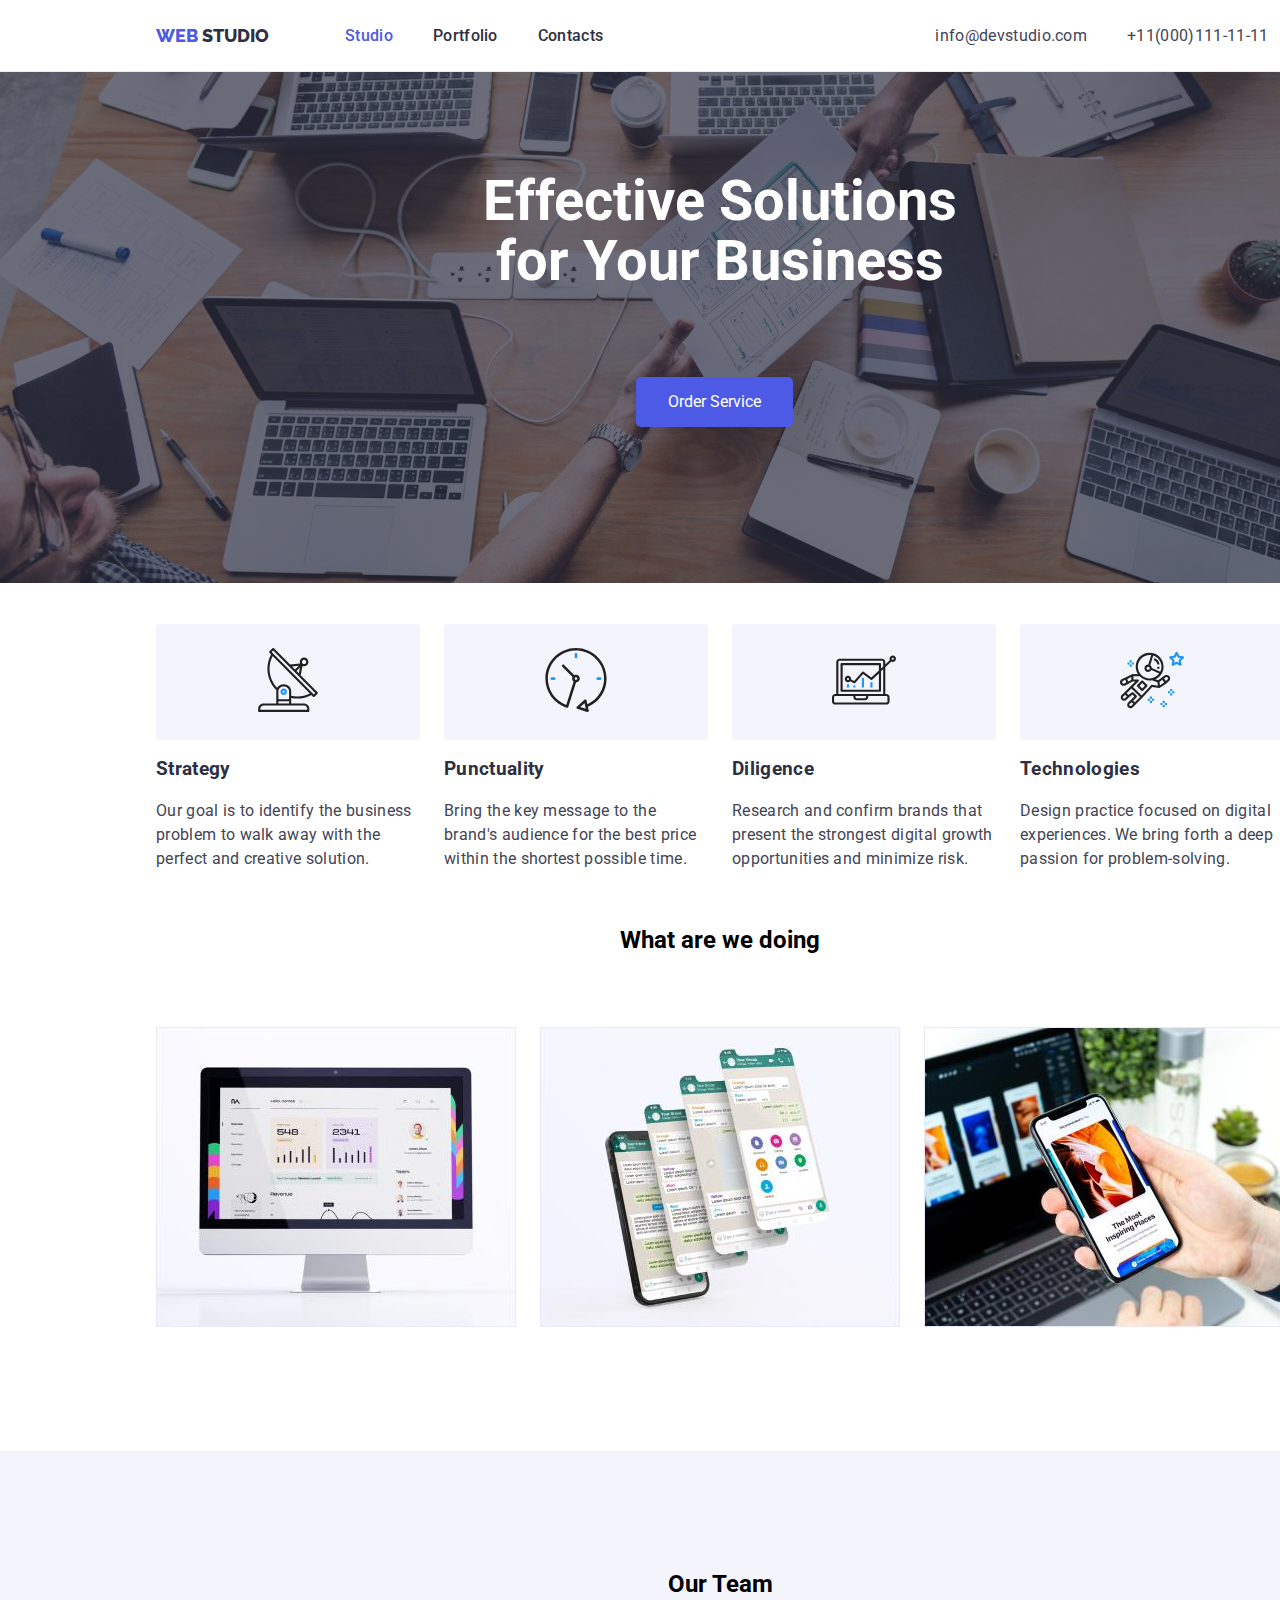
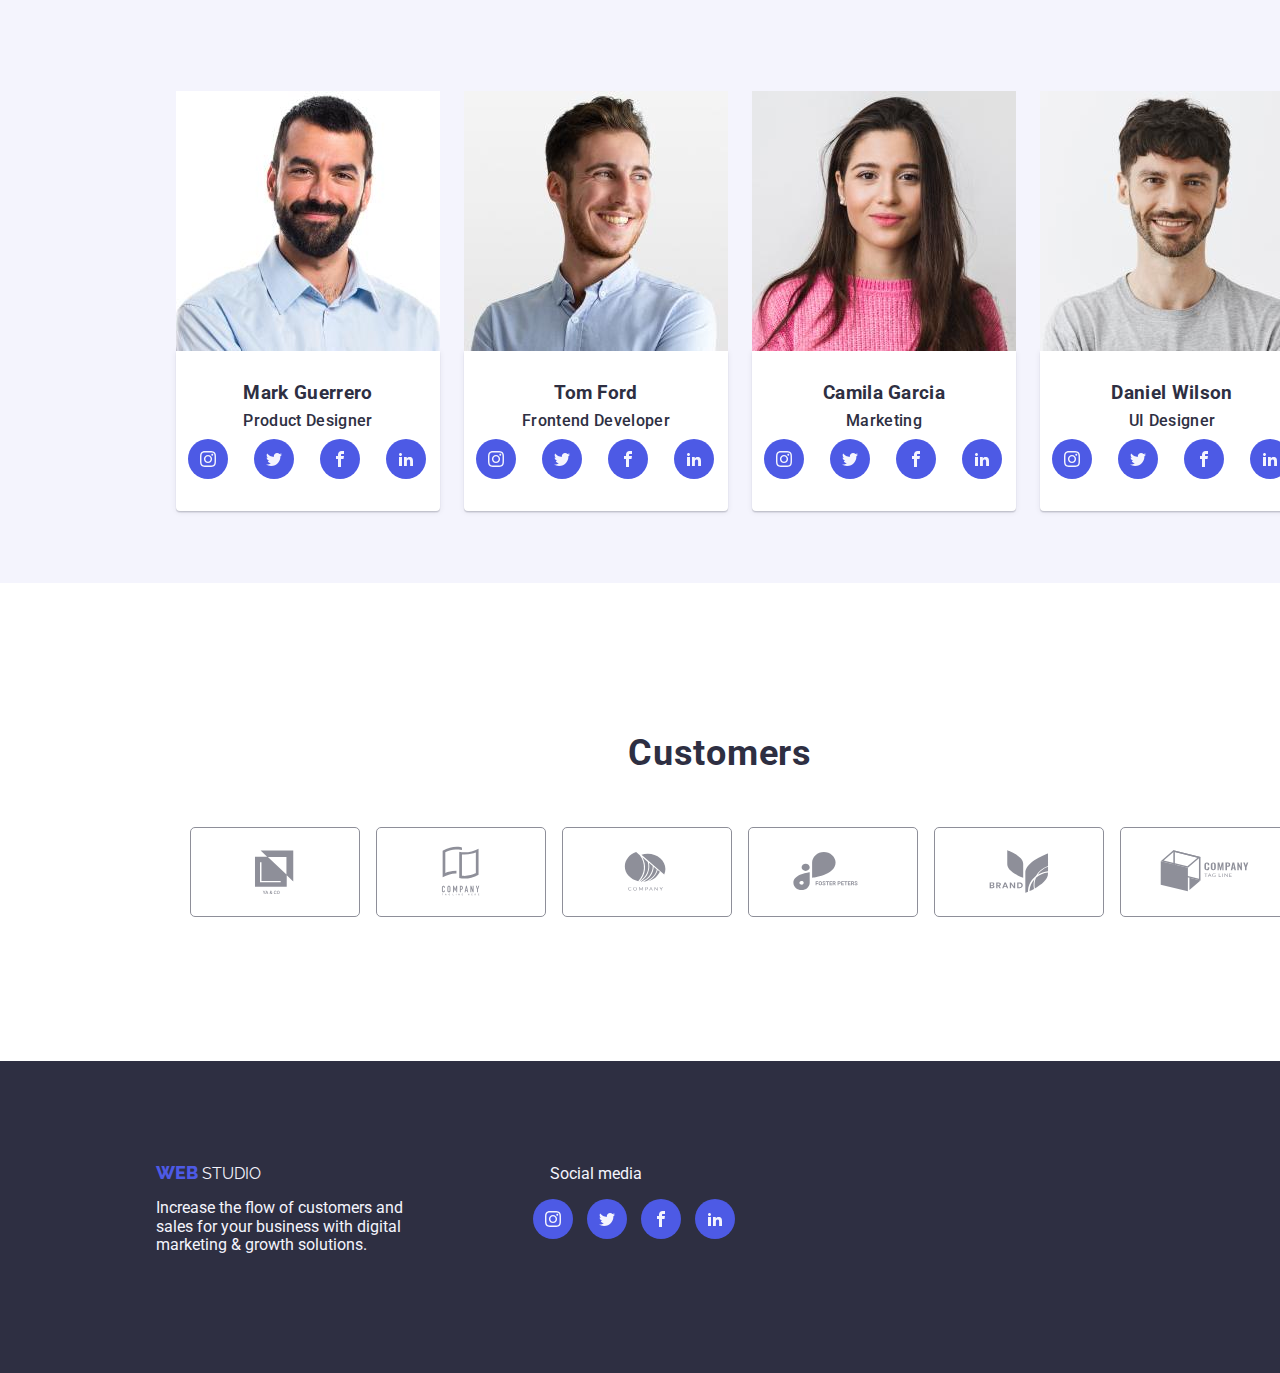
<file: index.html>
<!DOCTYPE html>
<html lang="en">
<head>
    <meta charset="UTF-8">
    <meta name="viewport" content="width=device-width, initial-scale=1.0">
    <title>Homework#4</title>
    <link rel="stylesheet" href="css/style.css">
    <link rel="stylesheet" href="css/modern-normalize.css">
    <link rel="preconnect" href="https://fonts.googleapis.com">
    <link rel="preconnect" href="https://fonts.gstatic.com" crossorigin>
    <link href="https://fonts.googleapis.com/css2?family=Raleway:wght@800&family=Roboto:wght@400;500;700;900&display=swap"
        rel="stylesheet">
</head>
<body>
    
<div class="container">
    <!-- header page -->
    <header class="the-header">
        <nav>
            <a href="WEBSTUDIO">
                <span class="web">
                    web
                </span>
                <span class="studio">
                    studio
                </span>
            </a>
    
            <div>
                <ul class="portfolios">
                    <li class="studios"><a href="Studio">Studio</a></li>
                    <li class="portfolio"><a href="Portfolio">Portfolio</a></li>
                    <li class="contact"><a href="Contacts">Contacts</a></li>
                </ul>
            </div>
        </nav>
    
        <div>
            <ul class="links">
                <li class="infolink"><a href="info@devstudio.com">info@devstudio.com</a></li>
                <li class="number"><a href="+11(000)111-11-11">+11(000)111-11-11</a></li>
            </ul>
        </div>
    </header>
    
    <!-- first section of the page -->
    <main>
        <div class="title">
            <h1>Effective Solutions<br>for Your Business</h1>
            <button type="button" class="buttons">Order Service</button>
        </div>
    
    <div class="hero-page">
            <div class="about-page">
                <ul class="about-page-order">
                    <li>
                        <div class="about-page-icons">
                            <svg width="64px" height="64px">
                            <use xlink:href="./images/icons.svg#icon-antenna-1"></use>
                            </svg>
                        </div>
                        <h3>Strategy</h3>
                        <p>Our goal is to identify the business problem
                            to walk away with the perfect and creative solution.</p>
                    </li>
            
                    <li>
                        <div class="about-page-icons">
                         <svg width="64px" height="64px">
                         <use xlink:href="./images/icons.svg#icon-clock-1"></use>
                         </svg>
                        </div>
                        <h3>Punctuality</h3>
                        <p>Bring the key message to the brand's audience for
                            the best price within the shortest possible time.</p>
                    </li>
            
                    <li>
                        <div class="about-page-icons">
                            <svg width="64px" height="64px">
                                <use xlink:href="./images/icons.svg#icon-diagram-1"></use>
                            </svg>
                        </div>
                        <h3>Diligence</h3>
                        <p>Research and confirm brands that present the strongest
                            digital growth opportunities and minimize risk.</p>
                    </li>
            
                    <li>
                        <div class="about-page-icons">
                            <svg width="64px" height="64px">
                                <use xlink:href="./images/icons.svg#icon-astronaut-1"></use>
                            </svg>
                        </div>
                        <h3>Technologies</h3>
                        <p>Design practice focused on digital experiences.
                            We bring forth a deep passion for problem-solving.</p>
                    </li>
                </ul>
            </div>
            
            <!-- 2nd section of the page -->
            <div class="section-web">
                <h2>What are we doing</h2>
            
                <ul class="images">
                    <li><img src="images/first-image.jpg" alt="first-image" width="360"></li>
                    <li><img src="images/second-image.jpg" alt="second-image" width="360"></li>
                    <li><img src="images/third-image.jpg" alt="third-image" width="360"></li>
                </ul>
            </div>
    </div>
    
        <!-- 3rd section of the page -->
        <div class="section-team">
            <h2>Our Team</h2>
    
            <ul class="team">
                <li>
                    <img src="images/team-one.jpg" alt="team-one" width="264">
                <div class="team-description">
                    <h3>Mark Guerrero</h3>
                    <p>Product Designer</p>
                    <div class="team-icons">
                        <a class="team-icon">
                            <svg width="16px" height="16px" class="icon icon-instagram">
                                <use xlink:href="./images/icons.svg#icon-instagram"></use>
                            </svg>
                        </a>
                        <a class="team-icon">
                            <svg width="16px" height="16px" class="icon icon-twitter">
                                <use xlink:href="./images/icons.svg#icon-twitter"></use>
                            </svg>
                        </a>
                        <a class="team-icon">
                            <svg width="16px" height="16px" class="icon icon-facebook">
                                <use xlink:href="./images/icons.svg#icon-facebook"></use>
                            </svg>
                        </a>
                        <a class="team-icon">
                            <svg width="16px" height="16px" class="icon icon-linkedin2">
                                <use xlink:href="./images/icons.svg#icon-linkedin2"></use>
                            </svg>
                        </a>
                    </div>
                </div>
                    
                </li>
                <li>
                    <img src="images/team-two.jpg" alt="team-two" width="264">
                    <div class="team-description">
                    <h3>Tom Ford</h3>
                    <p>Frontend Developer</p>
                    <div class="team-icons">
                        <a class="team-icon">
                            <svg width="16px" height="16px" class="icon icon-instagram">
                                <use xlink:href="./images/icons.svg#icon-instagram"></use>
                            </svg>
                        </a>
                        <a class="team-icon">
                            <svg width="16px" height="16px" class="icon icon-twitter">
                                <use xlink:href="./images/icons.svg#icon-twitter"></use>
                            </svg>
                        </a>
                        <a class="team-icon">
                            <svg width="16px" height="16px" class="icon icon-facebook">
                                <use xlink:href="./images/icons.svg#icon-facebook"></use>
                            </svg>
                        </a>
                        <a class="team-icon">
                            <svg width="16px" height="16px" class="icon icon-linkedin2">
                                <use xlink:href="./images/icons.svg#icon-linkedin2"></use>
                            </svg>
                        </a>
                    </div>
                </div>
                    
                </li>
                <li>
                    <img src="images/team-three.jpg" alt="team-three" width="264">
                <div class="team-description">
                    <h3>Camila Garcia</h3>
                    <p>Marketing</p>
                    <div class="team-icons">
                        <a class="team-icon">
                            <svg width="16px" height="16px" class="icon icon-instagram">
                                <use xlink:href="./images/icons.svg#icon-instagram"></use>
                            </svg>
                        </a>
                        <a class="team-icon">
                            <svg width="16px" height="16px" class="icon icon-twitter">
                                <use xlink:href="./images/icons.svg#icon-twitter"></use>
                            </svg>
                        </a>
                        <a class="team-icon">
                            <svg width="16px" height="16px" class="icon icon-facebook">
                                <use xlink:href="./images/icons.svg#icon-facebook"></use>
                            </svg>
                        </a>
                        <a class="team-icon">
                            <svg width="16px" height="16px" class="icon icon-linkedin2">
                                <use xlink:href="./images/icons.svg#icon-linkedin2"></use>
                            </svg>
                        </a>
                    </div>
                </div>
                    
                </li>
                <li>
                    <img src="images/team-four.jpg" alt="team-four" width="264">
                    <div class="team-description">
                    <h3>Daniel Wilson</h3>
                    <p>UI Designer</p>
                    <div class="team-icons">
                        <a class="team-icon">
                            <svg width="16px" height="16px" class="icon icon-instagram">
                                <use xlink:href="./images/icons.svg#icon-instagram"></use>
                            </svg>
                        </a>
                        <a class="team-icon">
                            <svg width="16px" height="16px" class="icon icon-twitter">
                                <use xlink:href="./images/icons.svg#icon-twitter"></use>
                            </svg>
                        </a>
                        <a class="team-icon">
                            <svg width="16px" height="16px" class="icon icon-facebook">
                                <use xlink:href="./images/icons.svg#icon-facebook"></use>
                            </svg>
                        </a>
                        <a class="team-icon">
                            <svg width="16px" height="16px" class="icon icon-linkedin2">
                                <use xlink:href="./images/icons.svg#icon-linkedin2"></use>
                            </svg>
                        </a>
                    </div>
                    </div>
                    
                </li>
            </ul>
        </div>

        <!-- 4th section -->
        <div class="section-customer">
            <h2>Customers</h2>
            <ul class="customer-list">
                <li class="list">
                    <a class="customer-icon">
                        <svg width="104px" height="56px" class="icon icon-Client-1">
                            <use xlink:href="./images/icons.svg#icon-Client-1"></use>
                        </svg>
                    </a>
                </li>
                <li class="list">
                    <a class="customer-icon">
                        <svg width="104px" height="56px" class="icon icon-Client-2">
                            <use xlink:href="./images/icons.svg#icon-Client-2"></use>
                        </svg>
                    </a>
                </li>
                <li class="list">
                    <a class="customer-icon">
                        <svg width="104px" height="56px" class="icon icon-Client-3">
                            <use xlink:href="./images/icons.svg#icon-Client-3"></use>
                        </svg>
                    </a>
                </li>
                <li class="list">
                    <a class="customer-icon">
                        <svg width="104px" height="56px" class="icon icon-Client-4">
                            <use xlink:href="./images/icons.svg#icon-Client-4"></use>
                        </svg>
                    </a>
                </li><li class="list">
                    <a class="customer-icon">
                        <svg width="104px" height="56px" class="icon icon-Client-5">
                            <use xlink:href="./images/icons.svg#icon-Client-5"></use>
                        </svg>
                    </a>
                </li><li class="list">
                    <a class="customer-icon">
                        <svg width="104px" height="56px" class="icon icon-Client-6">
                            <use xlink:href="./images/icons.svg#icon-Client-6"></use>
                        </svg>
                    </a>
                </li>
            </ul>
        </div>
    </main>
    
    <footer class="footer">
        <a href="WEBSTUDIO"><span class="web">web</span>
            <span class="footer-studio">studio</span></a>
            <p class="social-media">Social media</p>
            <div class="footer-socials">
                    <p>Increase the flow of customers and<br>sales for your business with digital<br>marketing
                    & growth solutions.</p>
                <div class="footer-icons">
                    <a class="footer-icon">
                        <svg width="16px" height="16px" class="icon icon-instagram">
                            <use xlink:href="./images/icons.svg#icon-instagram"></use>
                        </svg>
                    </a>
                    <a class="footer-icon">
                        <svg width="16px" height="16px" class="icon icon-twitter">
                            <use xlink:href="./images/icons.svg#icon-twitter"></use>
                        </svg>
                    </a>
                    <a class="footer-icon">
                        <svg width="16px" height="16px" class="icon icon-facebook">
                            <use xlink:href="./images/icons.svg#icon-facebook"></use>
                        </svg>
                    </a>
                    <a class="footer-icon">
                        <svg width="16px" height="16px" class="icon icon-linkedin2">
                            <use xlink:href="./images/icons.svg#icon-linkedin2"></use>
                        </svg>
                    </a>
                </div>
            </div>
    </footer>
</div>
</body>
</html>
</file>
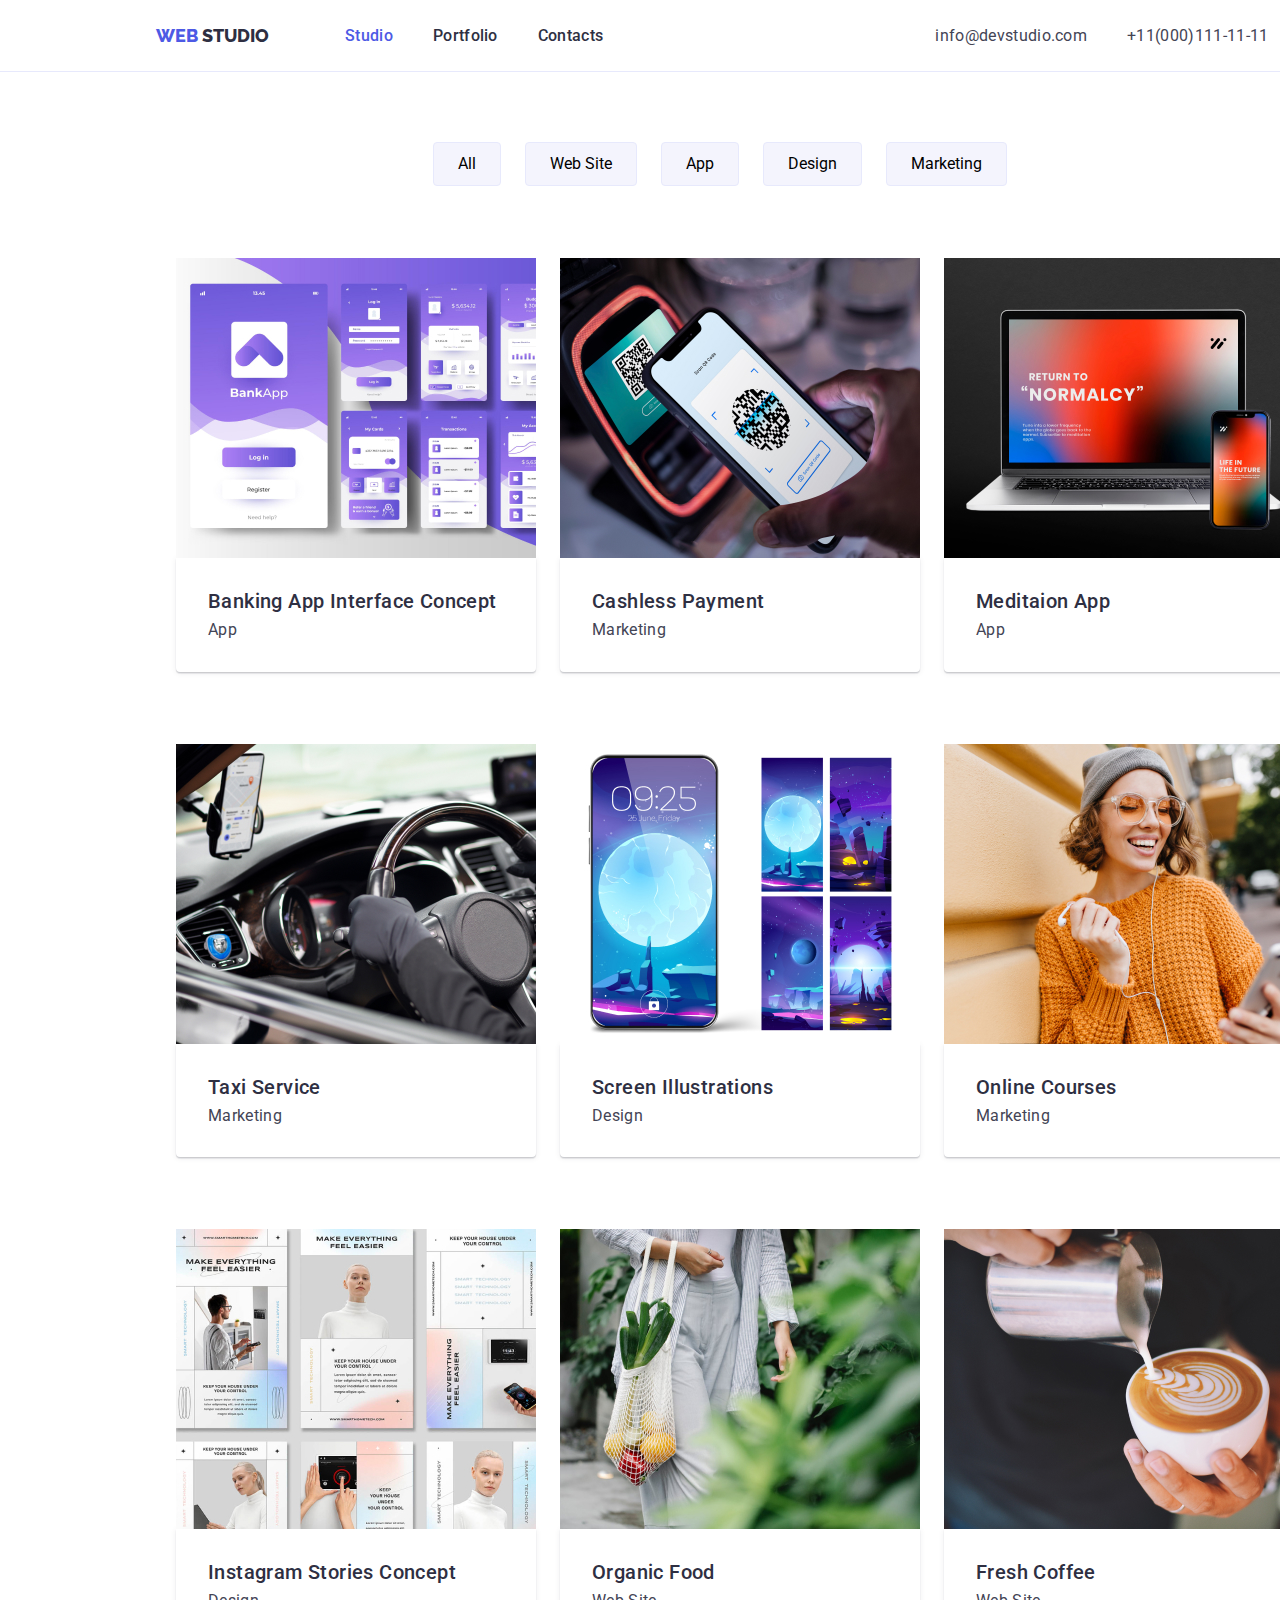
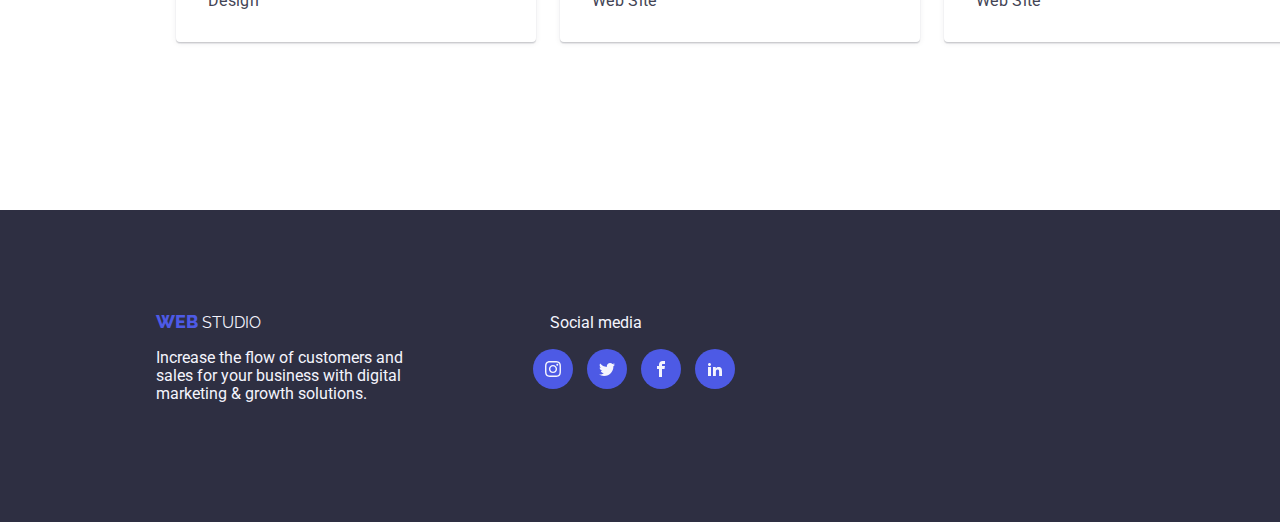
<file: portfolio.html>
<!DOCTYPE html>
<html lang="en">

<head>
    <meta charset="UTF-8">
    <meta name="viewport" content="width=device-width, initial-scale=1.0">
    <title>Homework#4-Portfolio</title>
    <link rel="stylesheet" href="css/style.css">
    <link rel="stylesheet" href="css/modern-normalize.css">
    <link rel="preconnect" href="https://fonts.googleapis.com">
    <link rel="preconnect" href="https://fonts.gstatic.com" crossorigin>
    <link
        href="https://fonts.googleapis.com/css2?family=Raleway:wght@800&family=Roboto:wght@400;500;700;900&display=swap"
        rel="stylesheet">
</head>

<body>

    <div class="container">
        <!-- header page -->
        <header class="the-header">
            <nav>
                <a href="WEBSTUDIO">
                    <span class="web">
                        web
                    </span>
                    <span class="studio">
                        studio
                    </span>
                </a>

                <div>
                    <ul class="portfolios">
                        <li class="studios"><a href="Studio">Studio</a></li>
                        <li class="portfolio"><a href="Portfolio">Portfolio</a></li>
                        <li class="contact"><a href="Contacts">Contacts</a></li>
                    </ul>
                </div>
            </nav>

            <div>
                <ul class="links">
                    <li class="infolink"><a href="info@devstudio.com">info@devstudio.com</a></li>
                    <li class="number"><a href="+11(000)111-11-11">+11(000)111-11-11</a></li>
                </ul>
            </div>
        </header>

        <main>
            <!-- Buttons Section -->
            <div class="portfolio-buttons">
                <button type="button" class="port-button">All</button>
                <button type="button" class="port-button">Web Site</button>
                <button type="button" class="port-button">App</button>
                <button type="button" class="port-button">Design</button>
                <button type="button" class="port-button">Marketing</button>
            </div>

            <!-- Marketing Section -->
            <div class="portfolio-marketing">
                            <ul class="port-marketing-lists">
                                <li class="market-list">
                                    <img src="images/port-1.jpg" alt="Banking" width="360px" height="300px">
                                    <div class="market-description">
                                        <h3>Banking App Interface Concept</h3>
                                        <p>App</p>
                                    </div>
                                </li>
                                <li class="market-list">
                                    <img src="images/port-2.jpg" alt="Cashless" width="360px" height="300px">
                                    <div class="market-description">
                                        <h3>Cashless Payment</h3>
                                        <p>Marketing</p>
                                    </div>
                                </li>
                                <li class="market-list">
                                    <img src="images/port-3.jpg" alt="Meditaion" width="360px" height="300px">
                                    <div class="market-description">
                                        <h3>Meditaion App</h3>
                                        <p>App</p>
                                    </div>
                                </li>
                                <li class="market-list">
                                    <img src="images/port-4.jpg" alt="Taxi" width="360px" height="300px">
                                    <div class="market-description">
                                        <h3>Taxi Service</h3>
                                        <p>Marketing</p>
                                    </div>
                                </li>
                                <li class="market-list">
                                    <img src="images/port-5.jpg" alt="Screen Illustrations" width="360px" height="300px">
                                    <div class="market-description">
                                        <h3>Screen Illustrations</h3>
                                        <p>Design</p>
                                    </div>
                                </li>
                                <li class="market-list">
                                    <img src="images/port-6.jpg" alt="Online Courses" width="360px" height="300px">
                                    <div class="market-description">
                                        <h3>Online Courses</h3>
                                        <p>Marketing</p>
                                    </div>
                                    
                                </li>
                                <li class="market-list">
                                    <img src="images/port-7.jpg" alt="Instagram Stories" width="360px" height="300px">
                                    <div class="market-description">
                                        <h3>Instagram Stories Concept</h3>
                                        <p>Design</p>
                                    </div>
                                </li>
                                <li class="market-list">
                                    <img src="images/port-8.jpg" alt="Organic Food" width="360px" height="300px">
                                    <div class="market-description">
                                        <h3>Organic Food</h3>
                                        <p>Web Site</p>
                                    </div>
                                </li>
                                <li class="market-list">
                                    <img src="images/port-9.jpg" alt="Coffee" width="360px" height="300px">
                                    <div class="market-description">
                                        <h3>Fresh Coffee</h3>
                                        <p>Web Site</p>
                                    </div>
                                </li>
                            </ul>
            </div>
        </main>
    
        <footer class="footer">
            <a href="WEBSTUDIO"><span class="web">web</span>
                <span class="footer-studio">studio</span></a>
            <p class="social-media">Social media</p>
            <div class="footer-socials">
                <p>Increase the flow of customers and<br>sales for your business with digital<br>marketing
                    & growth solutions.</p>
                <div class="footer-icons">
                    <a class="footer-icon">
                        <svg width="16px" height="16px" class="icon icon-instagram">
                            <use xlink:href="./images/icons.svg#icon-instagram"></use>
                        </svg>
                    </a>
                    <a class="footer-icon">
                        <svg width="16px" height="16px" class="icon icon-twitter">
                            <use xlink:href="./images/icons.svg#icon-twitter"></use>
                        </svg>
                    </a>
                    <a class="footer-icon">
                        <svg width="16px" height="16px" class="icon icon-facebook">
                            <use xlink:href="./images/icons.svg#icon-facebook"></use>
                        </svg>
                    </a>
                    <a class="footer-icon">
                        <svg width="16px" height="16px" class="icon icon-linkedin2">
                            <use xlink:href="./images/icons.svg#icon-linkedin2"></use>
                        </svg>
                    </a>
                </div>
            </div>
         </footer>
    </div>
</body>
</html>
</file>
<file: css/style.css>
.container {
        width: 1440px;
}

body {
        font-family: 'Roboto', sans-serif;
}

/* HEADER-CSS */

.the-header {
        text-align: center;
        display: inline-flex;
        width: 1440px;
        height: 72px;
        flex-shrink: 0;
        border-bottom: 1px solid var(--CORNFLOWER, #E7E9FC);
        background: var(--WHITE, #FFF);
        margin-bottom: -100px; 
        /* my edit */
}

.the-header nav {
        display: inline-flex;
}

header a {
    text-decoration: none;
    margin-top: 25.5px;
}

.web {
        color: var(--IRIS, #4D5AE5);
        font-family: 'Raleway', sans-serif;
        font-size: 18px;
        font-style: normal;
        font-weight: 800;
        text-transform: uppercase;
        margin-top: 25.5px;
        margin-bottom: 25.5px;
        margin-left: 156px;
} 


.studio {
    color: var(--NAVY-BLUE, #2E2F42);
        font-family: 'Raleway', sans-serif;
        font-size: 18px;
        font-style: normal;
        font-weight: 800;
        text-transform: uppercase;
        margin-top: 25.5px;
}

ul {
        color: var(--NAVY-BLUE, #2E2F42);
        font-family: 'Roboto', sans-serif;
        font-size: 16px;
        font-style: normal;
        font-weight: 500;
        letter-spacing: 0.32px;
}

ul.portfolios {
    text-decoration: none;
    list-style-type: none;
    margin: 0;
    padding: 0;
    display: inline-flex;
    gap: 40px;
    margin-left: 76px;
    margin-top: 24px;
    margin-bottom: 24px;
}

ul.portfolios li a {
        color: var(--NAVY-BLUE, #2E2F42);
        font-family: 'Roboto', sans-serif;
        font-size: 16px;
        font-style: normal;
        font-weight: 500;
        letter-spacing: 0.32px;
        line-height: 24px;
}

ul.portfolios li.studios a {
        color: var(--IRIS, #4D5AE5);
        font-family: 'Roboto', sans-serif;
        font-size: 16px;
        font-style: normal;
        font-weight: 500;
        letter-spacing: 0.32px;
        line-height: 24px;
}
ul.links {
        text-decoration: none;
        list-style-type: none;
        margin: 0;
        padding: 0;
        display: inline-flex;
        gap: 40px;
        margin-top: 24px;
        margin-bottom: 24px;
        margin-left: 332px;
        margin-right: 156px;
}

ul.links li a {
        color: var(--SLATE, #434455);
        font-family: 'Roboto', sans-serif;
        font-size: 16px;
        font-style: normal;
        font-weight: 400;
        letter-spacing: 0.32px;
        line-height: 24px;
}

/* TITLE-CSS */

.title { 
        background-color: var(--GREY, rgba(46, 47, 66, 0.70));
        background-image: linear-gradient(to bottom, rgba(46, 47, 66, 0.70), 
        rgba(46, 47, 66, 0.70)), 
        url(../images/people-office-1.jpg);
        background-repeat: no-repeat;
        width: 1440px;
        height: 600px;
        flex-shrink: 0;
        margin-top: -100px;
        padding-top: 0;
}

h1 {
        color: var(--WHITE, #FFF);
        text-align: center;
        font-family: 'Roboto', sans-serif;
        font-style: normal;     
        font-weight: 700;
        line-height: 60px;
        font-size: 56px;
        padding: 188px 472px 48px;
}

.buttons {
        background-color: var(--IRIS, #4D5AE5);
        color: var(--WHITE, #FFF);
        border-radius: 5px;
        cursor: pointer;
        border: none;
        margin-left: 636px;
        margin-right: 635px;
        margin-bottom: 188px;
        padding: 16px 32px;
        display: flex;
        justify-content: center;
        align-items: center;
}

/* PORTFOLIO-BUTTON */

.portfolio-buttons {
        color: var(--IRIS, #4D5AE5);
                text-align: center;
                font-family: Roboto;
                font-size: 16px;
                font-style: normal;
                font-weight: 500;
                line-height: 24px;
                letter-spacing: 0.64px;
}
.portfolio-buttons {
        display: flex;
        align-items: center;
        justify-content: center;
        margin-top: 96px;
        border: none;
        border-radius: 20px;
        gap: 24px;
}

.port-button {
        padding: 12px 24px;
        border-radius: 4px;
        border: 1px solid var(--CORNFLOWER, #E7E9FC);
        background: var(--CLOUD, #F4F4FD);
}

.port-button:hover {
        background-color: var(--OCEAN, #404BBF);
        color: var(--WHITE, #FFF);
        cursor: pointer;
}

/* PORTFOLIO-MAIN PAGE-CSS */

.portfolio-marketing:hover { 
        cursor: pointer;

}

.port-marketing-lists {
        list-style: none;
        display: flex;
        align-items: center;
        flex-wrap: wrap;
        justify-content: center;
        gap: 24px;
        margin-top: 72px;
}

.market-description {
        width: 360px;
        display: flex;
        padding: 32px 32px;
        flex-direction: column;
        justify-content: center;
        align-items: flex-start;
        gap: 8px;
        align-self: stretch;
        border-radius: 0px 0px 4px 4px;
        background: var(--WHITE, #FFF);
        box-shadow: 0px 2px 1px 0px rgba(46, 47, 66, 0.08), 0px 1px 1px 0px 
        rgba(46, 47, 66, 0.16), 0px 1px 6px 0px rgba(46, 47, 66, 0.08);
        margin-bottom: 48px;      
}

.market-description h3 {
        color: var(--NAVY-BLUE, #2E2F42);
                font-family: Roboto;
                font-size: 20px;
                font-style: normal;
                font-weight: 500;
                letter-spacing: 0.4px;
                margin: 0;
}

.market-description p {
        color: var(--SLATE, #434455);
                font-family: Roboto;
                font-size: 16px;
                font-style: normal;
                font-weight: 400;
                letter-spacing: 0.32px;
                margin: 0;
}

.port-marketing-lists img {
        display: block;
}
/* WHAT-ARE-WE-DOING-CSS */

.about-page ul.about-page-order {
        list-style: none;
        margin: 0;
        padding: 0;
        display: inline-flex;
        width: 1128px;
        height: 104px;
        flex-shrink: 0;
        justify-content: center;
        align-items: center;
        margin-top: 120px;
        margin-left: 156px;
        margin-right: 156px;
        gap: 24px;
}

.about-page-order p {
        color: var(--SLATE, #434455);
        font-family: Roboto;
        font-size: 16px;
        font-style: normal;
        font-weight: 400;
        line-height: 24px;
        letter-spacing: 0.32px;
        width: 264px;
}

div.section-web h2 {
        text-align: center;
        margin-top: 120px;
        margin-bottom: 72px;
}

div.section-web ul.images {
        list-style: none;
        display: inline-flex;
        margin: 0;
        padding: 0;
        gap: 24px;
        justify-content: center;
        align-items: center;
        margin-left: 156px;
        margin-right: 156px;
        margin-bottom: 120px;
}

.about-page-icons {
        border-radius: 4px;
        background: var(--CLOUD, #F4F4FD);
        text-align: center;
        padding-top: 24px;
        padding-bottom: 24px;
}

/* OUR-TEAM-CSS */

.team img {
        display: block;
}
div.section-team {
        width: 1440px;
        height: 732px;
        flex-shrink: 0;
        background: var(--CLOUD, #F4F4FD);
        display: flex;
        flex-direction: column;
        align-items: center;
        text-align: center;
        
}
div.section-team h2 {
        text-align: center;
        margin-top: 120px;
}

div.section-team ul.team {
        list-style: none;
        display: inline-flex;
        align-items: center;
        margin-top: 72px;
        margin-bottom: 120px;
        gap: 24px;

}

div.section-team ul.team li h3 {
        padding-top: 32px;
        margin-bottom: 8px;
        margin-top: 0;
} 

div.section-team ul.team li p {
        margin-bottom: 8px;
        margin-top: 0;
}

.team-description {
        width: 264px;
        display: block;
        padding-bottom: 32px;
        flex-direction: column;
        justify-content: center;
        align-items: center;
        border-radius: 0px 0px 4px 4px;
        background: var(--WHITE, #FFF);
        box-shadow: 0px 2px 1px 0px 
        rgba(46, 47, 66, 0.08), 0px 1px 1px 0px 
        rgba(46, 47, 66, 0.16), 0px 1px 6px 0px 
        rgba(46, 47, 66, 0.08);
}

.team-icon {
        fill:var(--CLOUD, #F4F4FD);
        background-color: var(--IRIS, #4D5AE5);
        width: 40px;
        height: 40px;
        display: inline-flex;
        padding: 12px;  
        border-radius: 50%;
        margin-right: 12px;
        margin-left: 10px;
}

/* CUSTOER-CSS */

.section-customer {
                display: flex;
                flex-direction: column;
                align-items: center;            
                justify-content: center;
                margin: 120px 156px;
}

.section-customer h2 {
        text-align: center;
        color: var(--NAVY-BLUE, #2E2F42);
        text-align: center;
         font-family: Roboto;
        font-size: 36px;
        font-style: normal;
        font-weight: 700;
        line-height: 40px;
        letter-spacing: 0.72px;
        text-transform: capitalize;
} 

.list { 
        display: inline-flex;
}

.customer-list{ 
        display: flex;
        justify-content: space-around;
}

.customer-icon {
        fill: #8E8F99;
        border: 1px solid #8E8F99;
        border-radius: 5px;
        padding: 16px 32px;
        display: flex;
        align-items: center;
        margin: 8px;
}

/* FOOTER-CSS */

.footer {
        background: var(--NAVY-BLUE, #2E2F42);
        width: 1440px;
        height: 312px;
        padding-top: 101.5px;
        margin-top: 120px;
}

.footer a {
        text-decoration: none;
}

.footer-studio {
        color: var(--CLOUD, #F4F4FD);
        text-transform: uppercase;
        font-family: 'Raleway', sans-serif;

}
.footer p {
        color: var(--CLOUD, #F4F4FD);
        font-family: 'Roboto', sans-serif;
        margin-left: 156px;
        display: inline;
}

.footer-socials {
        display: flex;
}

.social-media {
        padding-left: 129px;
}

.footer-icons {
        padding-left: 120px;
        margin-top: 16px;
}

.footer-icon {
        fill: var(--CLOUD, #F4F4FD);
        background-color: var(--IRIS, #4D5AE5);
        width: 40px;
        height: 40px;
        display: inline-flex;
        padding: 12px;
        border-radius: 50%;
        margin-right: 0px;
        margin-left: 10px;
}
</file>
